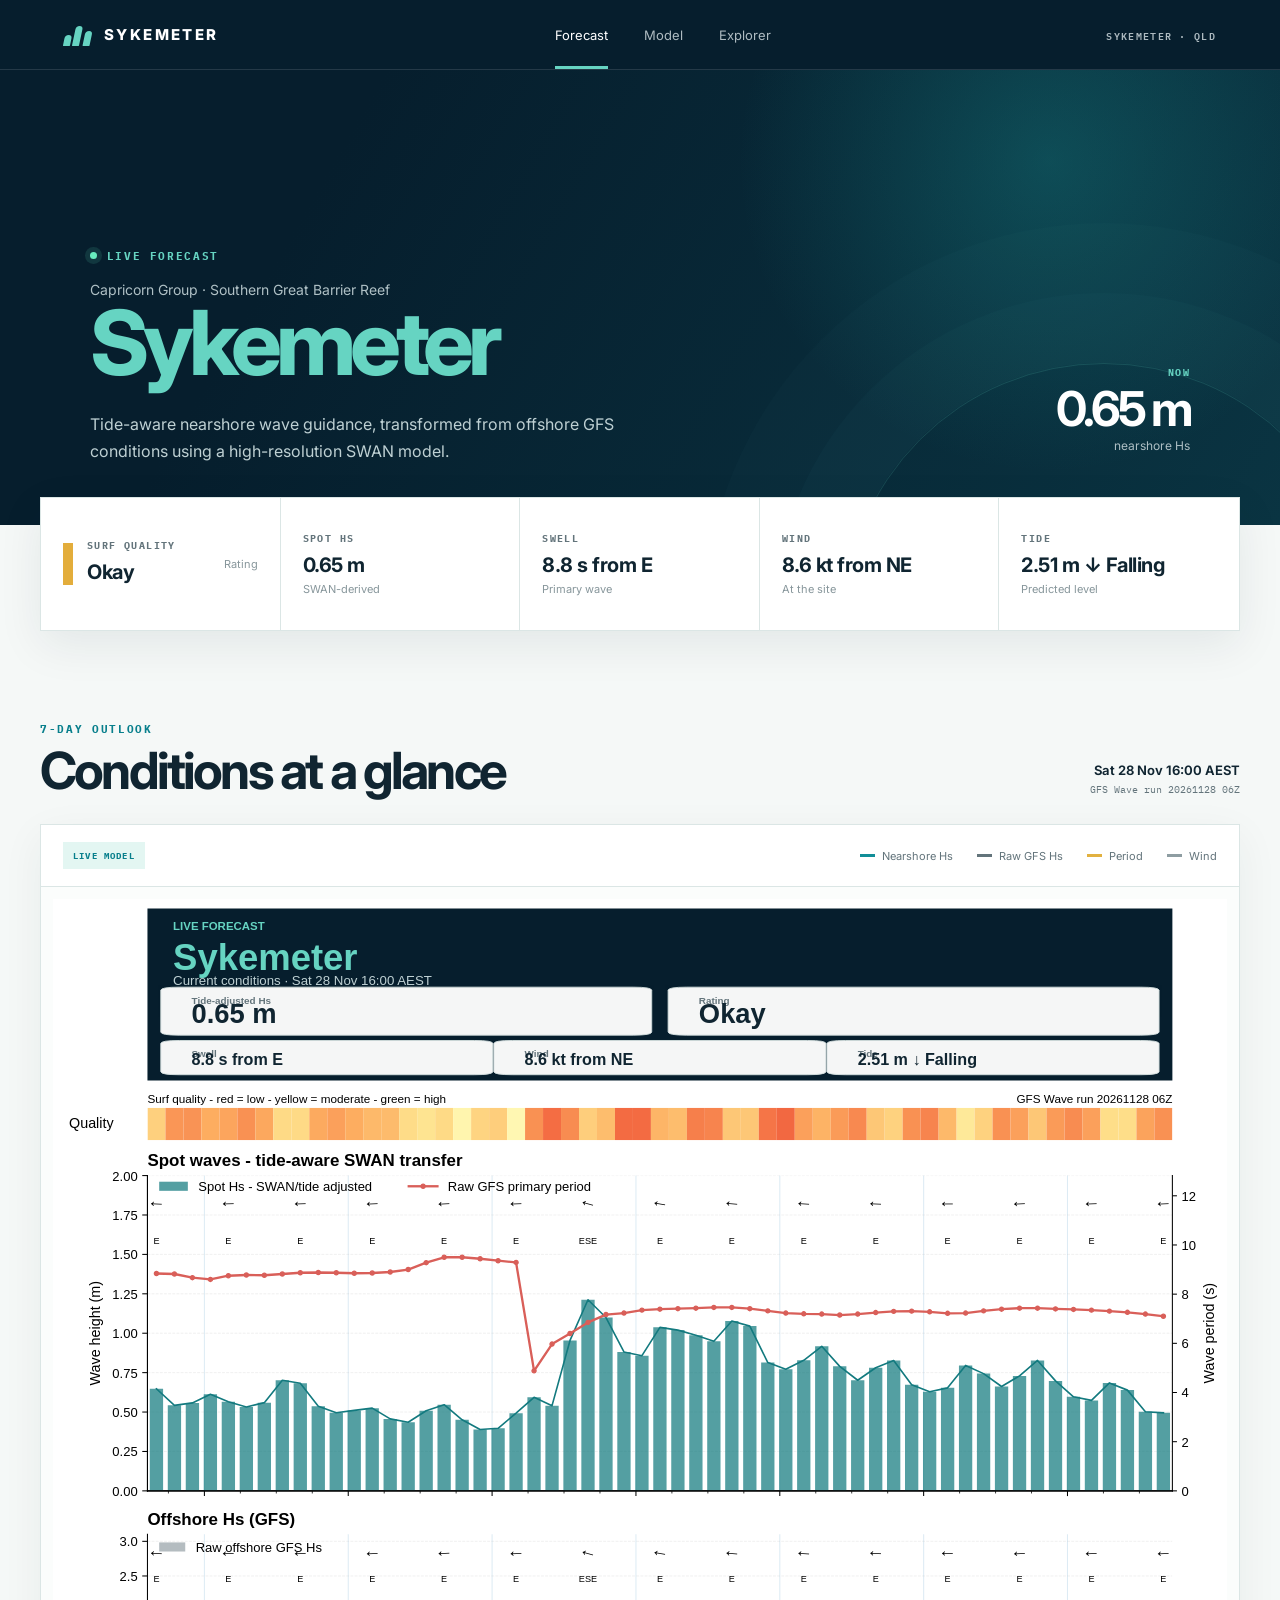
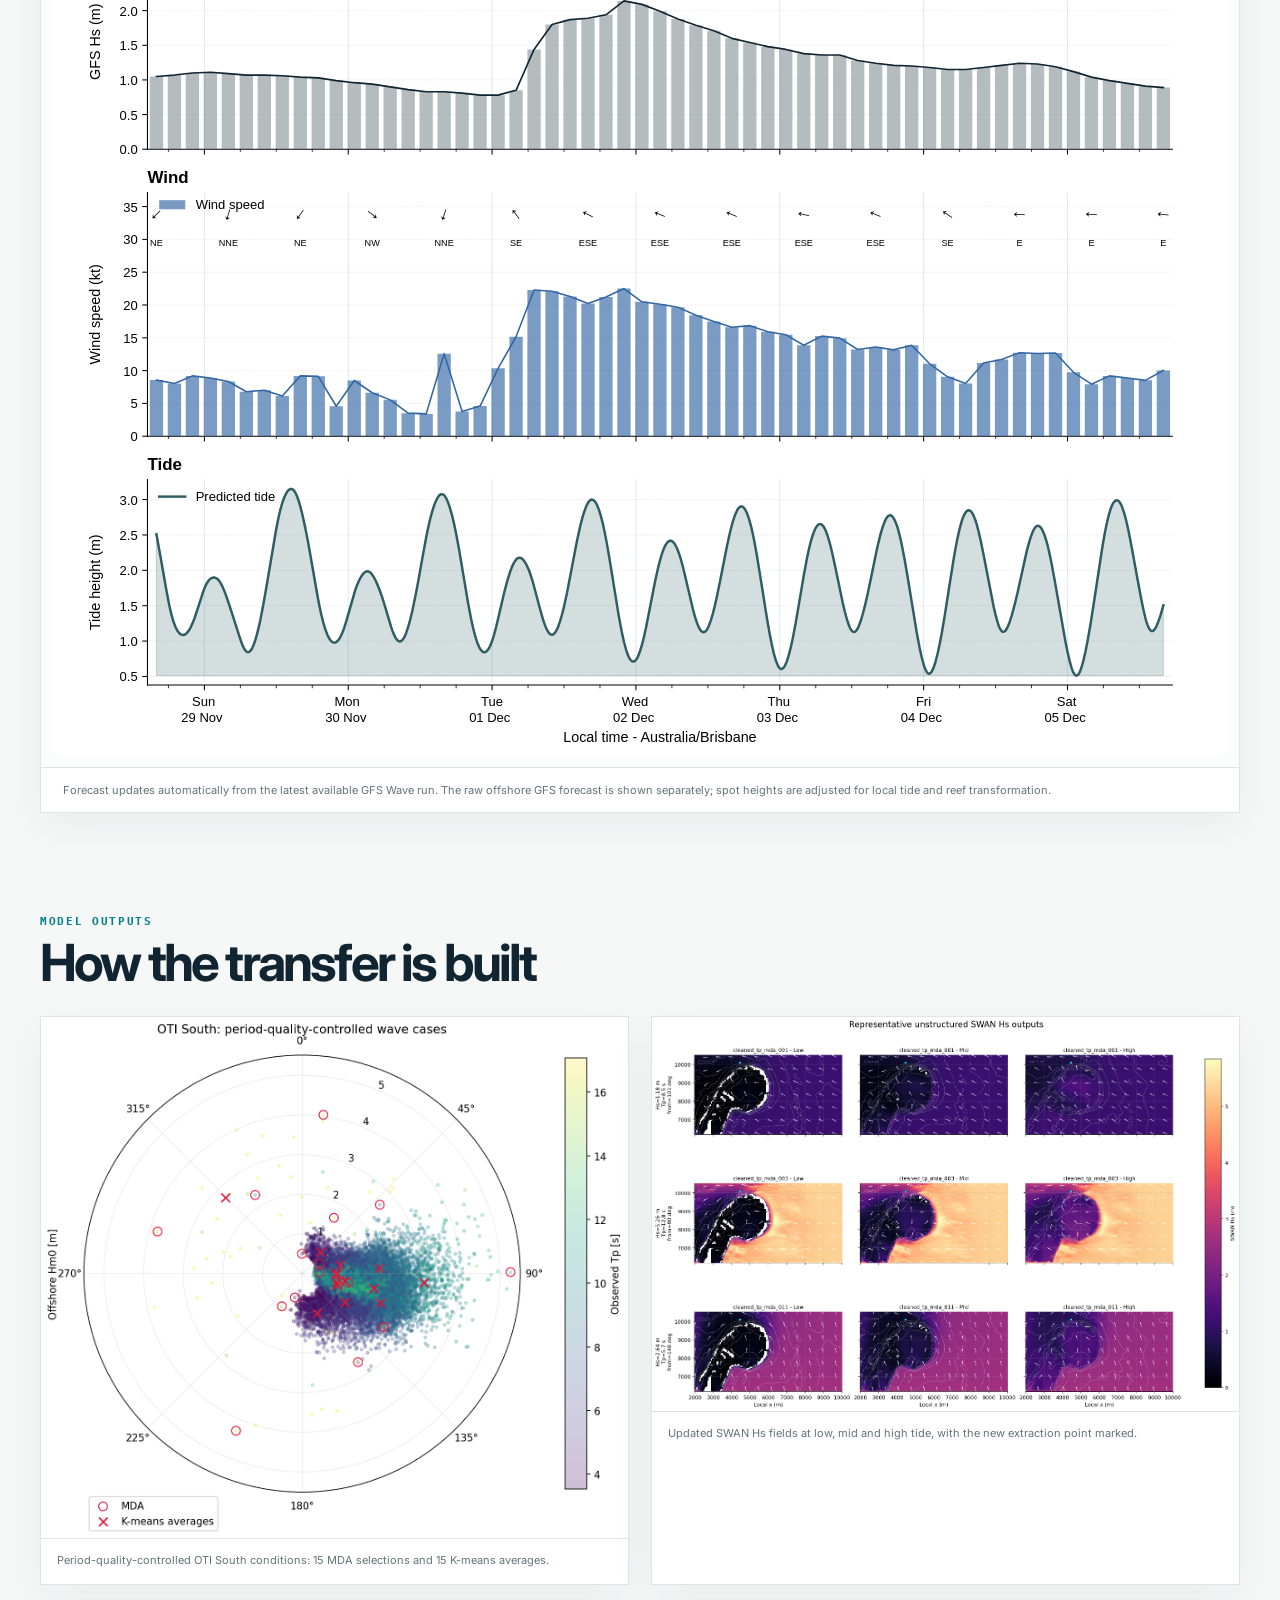
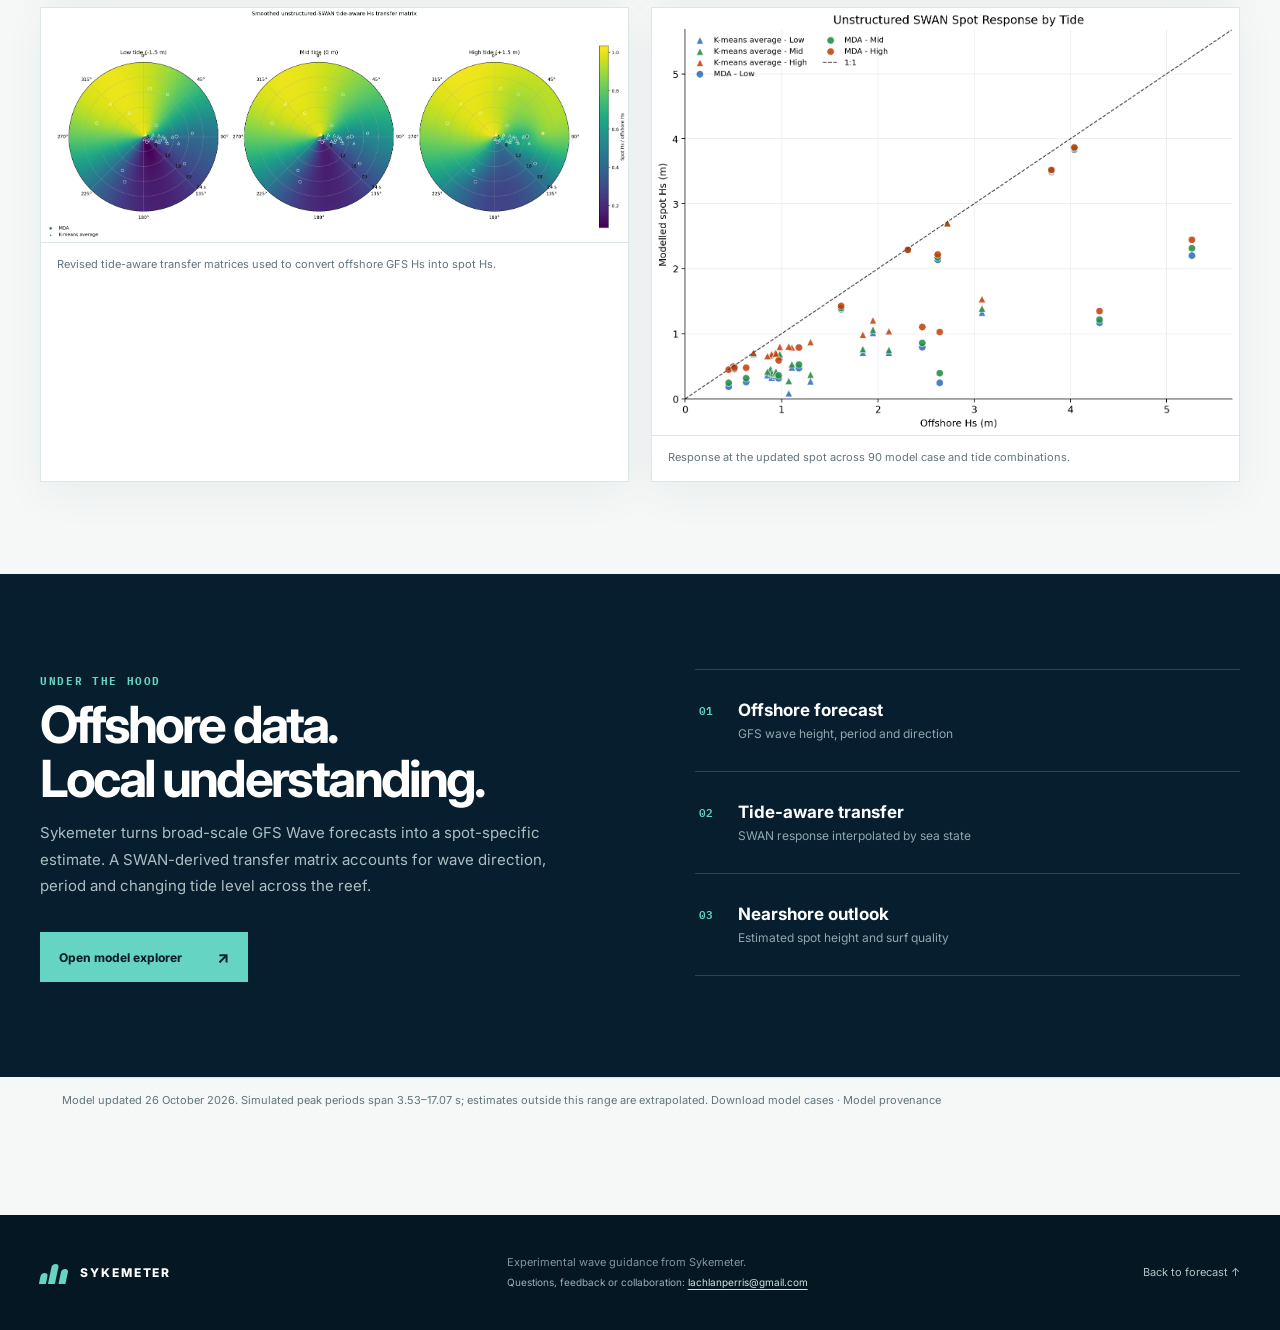
<file: docs/index.html>
<!doctype html>
<html lang="en">
<head>
  <meta charset="utf-8">
  <meta name="viewport" content="width=device-width,initial-scale=1">
  <title>Sykemeter — Surf Forecast</title>
  <meta name="description" content="Tide-aware nearshore wave guidance from Sykemeter, powered by GFS Wave and SWAN modelling.">
  <meta property="og:title" content="Sykemeter — Surf Forecast">
  <meta property="og:description" content="Offshore data. Local understanding.">
  <meta property="og:image" content="og.png">
  <link rel="icon" href="favicon.svg">
  <link rel="preconnect" href="https://fonts.googleapis.com">
  <link rel="preconnect" href="https://fonts.gstatic.com" crossorigin>
  <link href="https://fonts.googleapis.com/css2?family=IBM+Plex+Mono:wght@600;700&family=Inter:wght@400;600;700;800&display=swap" rel="stylesheet">
  <link rel="stylesheet" href="styles.css">
</head>
<body>
<main>
  <header class="topbar">
    <a class="brand" href="#top" aria-label="Sykemeter home"><span class="brand-mark"><i></i><i></i><i></i></span><span>SYKEMETER</span></a>
    <nav aria-label="Main navigation"><a class="active" href="#forecast">Forecast</a><a href="#model">Model</a><a href="swan_model_explorer.html">Explorer</a></nav>
    <span class="location">SYKEMETER · QLD</span>
  </header>
  <section class="hero" id="top">
    <div class="hero-content"><div class="eyebrow"><span></span> LIVE FORECAST</div><p class="place">Capricorn Group · Southern Great Barrier Reef</p><h1><em>Sykemeter</em></h1><p class="lede">Tide-aware nearshore wave guidance, transformed from offshore GFS conditions using a high-resolution SWAN model.</p></div>
    <div class="hero-status"><span class="status-label">NOW</span><strong data-field="height">—</strong><span>nearshore Hs</span></div>
  </section>
  <section class="conditions" aria-label="Current conditions">
    <article class="rating-card"><div class="rating-dot poor" id="rating-dot"></div><div><span>SURF QUALITY</span><strong data-field="rating">—</strong></div><small>Rating</small></article>
    <article><span>SPOT HS</span><strong data-field="height">—</strong><small>SWAN-derived</small></article>
    <article><span>SWELL</span><strong data-field="swell">—</strong><small>Primary wave</small></article>
    <article><span>WIND</span><strong data-field="wind">—</strong><small>At the site</small></article>
    <article><span>TIDE</span><strong data-field="tide">—</strong><small>Predicted level</small></article>
  </section>
  <section class="forecast-section" id="forecast">
    <div class="section-heading"><div><span class="kicker">7-DAY OUTLOOK</span><h2>Conditions at a glance</h2></div><div class="update"><span data-field="updated">Loading current forecast…</span><small data-field="run"></small></div></div>
    <div class="forecast-card"><div class="chart-toolbar"><span class="live-pill">LIVE MODEL</span><div><span><i class="legend swell"></i> Nearshore Hs</span><span><i class="legend raw"></i> Raw GFS Hs</span><span><i class="legend period"></i> Period</span><span><i class="legend wind"></i> Wind</span></div></div><div class="chart-frame"><img id="forecast-image" src="final_surf_forecast.svg" alt="Live seven-day Sykemeter wave, wind, tide, and raw offshore GFS forecast"></div><p class="chart-note">Forecast updates automatically from the latest available GFS Wave run. The raw offshore GFS forecast is shown separately; spot heights are adjusted for local tide and reef transformation.</p></div>
  </section>
  <section class="model-figures" aria-labelledby="model-figures-heading">
    <div class="section-heading"><div><span class="kicker">MODEL OUTPUTS</span><h2 id="model-figures-heading">How the transfer is built</h2></div></div>
    <div class="figure-grid">
      <figure class="compact-figure"><img src="assets/oti_south_historic_polar_wave_conditions.png?v=20261026-period-qc-new-spot" alt="One Tree Island South period-quality-controlled wave conditions"><figcaption>Period-quality-controlled OTI South conditions: 15 MDA selections and 15 K-means averages.</figcaption></figure>
      <figure><img src="assets/swan_tide_model_transfer_summary.png?v=20261026-period-qc-new-spot" alt="Updated unstructured SWAN outputs with the new spot marked"><figcaption>Updated SWAN Hs fields at low, mid and high tide, with the new extraction point marked.</figcaption></figure>
      <figure><img src="assets/swan_derived_wave_transfer_matrix_by_tide_polar.png?v=20261026-period-qc-new-spot" alt="Updated tide-aware SWAN transfer matrices"><figcaption>Revised tide-aware transfer matrices used to convert offshore GFS Hs into spot Hs.</figcaption></figure>
      <figure><img src="assets/spot_vs_offshore_hs_by_tide_and_family.png?v=20261026-period-qc-new-spot" alt="Updated surf spot Hs versus offshore Hs"><figcaption>Response at the updated spot across 90 model case and tide combinations.</figcaption></figure>
    </div>
  </section>
  <section class="model" id="model"><div class="model-copy"><span class="kicker light">UNDER THE HOOD</span><h2>Offshore data.<br>Local understanding.</h2><p>Sykemeter turns broad-scale GFS Wave forecasts into a spot-specific estimate. A SWAN-derived transfer matrix accounts for wave direction, period and changing tide level across the reef.</p><a class="explore-button" href="swan_model_explorer.html">Open model explorer <span>↗</span></a></div><div class="process" aria-label="Forecast process"><article><b>01</b><div><strong>Offshore forecast</strong><p>GFS wave height, period and direction</p></div></article><article><b>02</b><div><strong>Tide-aware transfer</strong><p>SWAN response interpolated by sea state</p></div></article><article><b>03</b><div><strong>Nearshore outlook</strong><p>Estimated spot height and surf quality</p></div></article></div></section>
  <section class="model-figures"><p class="chart-note">Model updated 26 October 2026. Simulated peak periods span 3.53–17.07 s; estimates outside this range are extrapolated. <a href="assets/swan_wave_cases.csv">Download model cases</a> · <a href="model_config.json">Model provenance</a></p></section>
  <footer><a class="brand footer-brand" href="#top"><span class="brand-mark"><i></i><i></i><i></i></span><span>SYKEMETER</span></a><p>Experimental wave guidance from Sykemeter.<br><small>Questions, feedback or collaboration: <a href="mailto:lachlanperris@gmail.com">lachlanperris@gmail.com</a></small></p><a href="#forecast">Back to forecast ↑</a></footer>
</main>
<script src="app.js"></script>
</body>
</html>
</file>
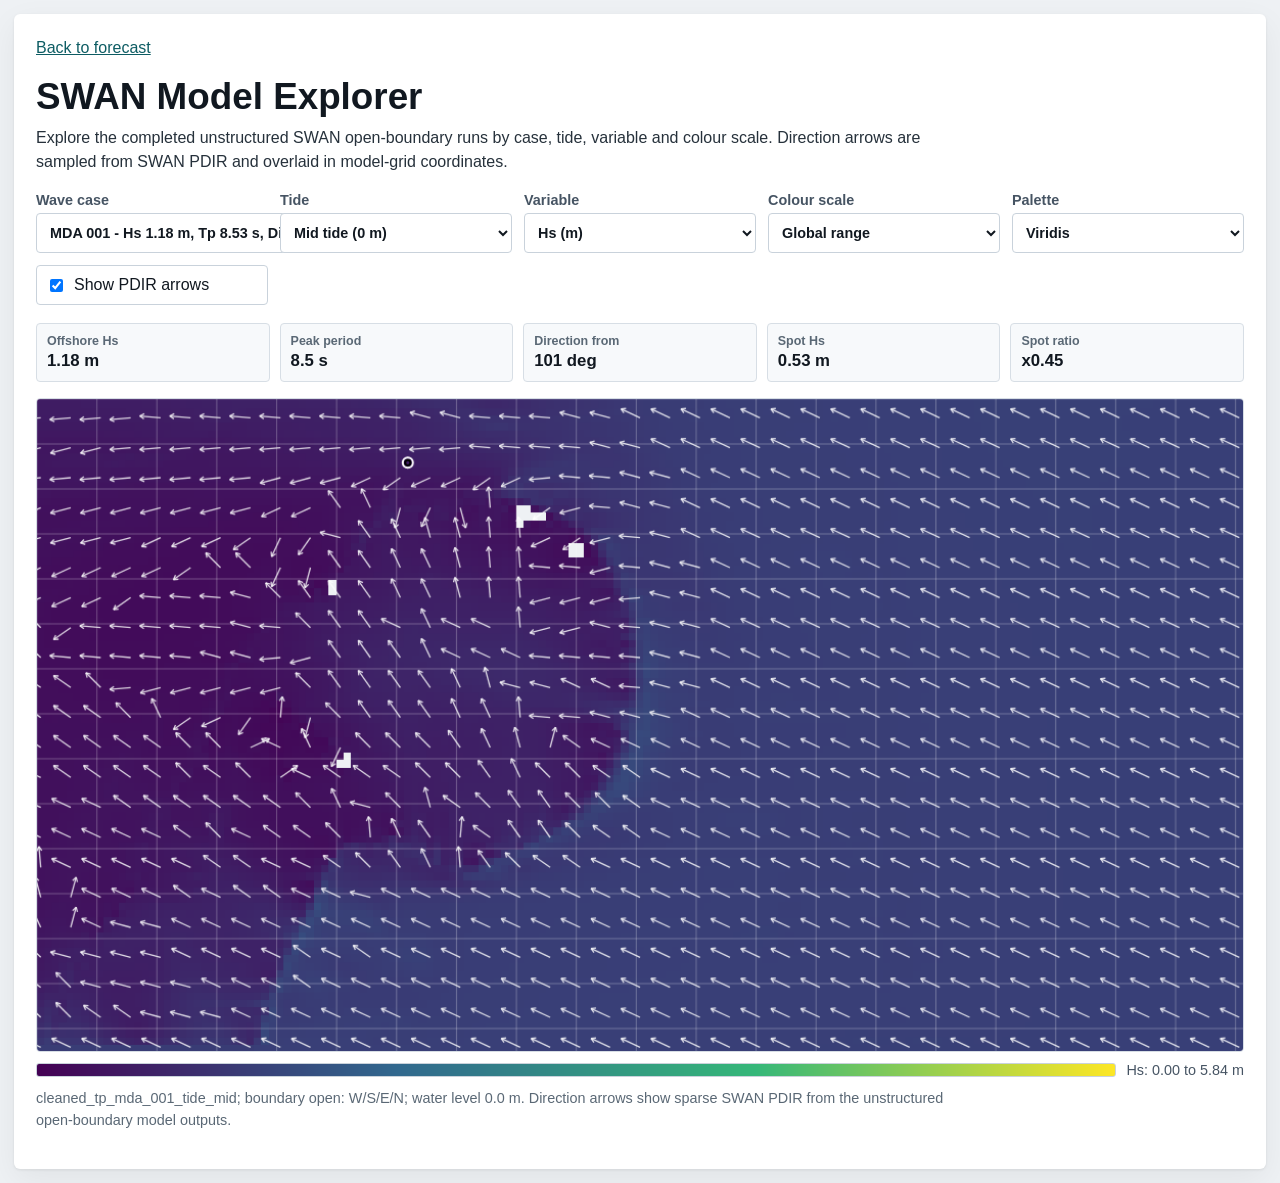
<file: docs/swan_model_explorer.html>
<!doctype html>
<html lang="en">
<head>
    <meta charset="utf-8">
    <meta name="viewport" content="width=device-width, initial-scale=1">
    <meta name="description" content="Interactive SWAN model output explorer for Sykemeter.">
    <title>Sykemeter SWAN Model Explorer</title>
    <style>
        * {
            box-sizing: border-box;
        }

        body {
            margin: 0;
            background: #eef1f4;
            color: #111820;
            font-family: Arial, Helvetica, sans-serif;
        }

        main {
            width: min(100%, 1400px);
            margin: 0 auto;
            padding: 14px;
        }

        a {
            color: #0d5c63;
        }

        .surface {
            background: #ffffff;
            border-radius: 6px;
            box-shadow:
                0 1px 3px rgba(0, 0, 0, 0.08),
                0 10px 32px rgba(0, 0, 0, 0.06);
            padding: 22px;
        }

        h1 {
            margin: 0 0 8px;
            font-size: clamp(1.6rem, 3vw, 2.3rem);
        }

        p {
            max-width: 920px;
            margin: 0 0 16px;
            color: #26313b;
            line-height: 1.5;
        }

        .controls {
            display: grid;
            grid-template-columns: repeat(5, minmax(150px, 1fr));
            gap: 12px;
            margin: 18px 0;
        }

        label {
            display: grid;
            gap: 5px;
            color: #465463;
            font-size: 0.9rem;
            font-weight: 700;
        }

        select,
        .toggle {
            min-height: 40px;
            border: 1px solid #c9d2db;
            border-radius: 4px;
            background: #ffffff;
            color: #111820;
            font: inherit;
            padding: 8px 9px;
        }

        .toggle {
            display: flex;
            align-items: center;
            gap: 8px;
            font-weight: 400;
        }

        .summary {
            display: grid;
            grid-template-columns: repeat(5, minmax(0, 1fr));
            gap: 10px;
            margin: 12px 0 16px;
        }

        .summary div {
            border: 1px solid #d7dee5;
            border-radius: 4px;
            padding: 10px;
            background: #f7f9fb;
        }

        .summary span {
            display: block;
            color: #5a6875;
            font-size: 0.78rem;
            font-weight: 700;
            margin-bottom: 3px;
        }

        .summary strong {
            font-size: 1.05rem;
        }

        .plot-wrap {
            position: relative;
            border: 1px solid #d7dee5;
            border-radius: 4px;
            background: #ffffff;
            overflow: hidden;
        }

        canvas {
            display: block;
            width: 100%;
            height: auto;
            background: #ffffff;
        }

        .legend {
            display: grid;
            grid-template-columns: minmax(0, 1fr) auto;
            gap: 10px;
            align-items: center;
            margin-top: 10px;
            color: #465463;
            font-size: 0.9rem;
        }

        .ramp {
            height: 14px;
            border: 1px solid #c9d2db;
            border-radius: 3px;
            background: linear-gradient(to right, #440154, #31688e, #35b779, #fde725);
        }

        .tooltip {
            position: absolute;
            display: none;
            pointer-events: none;
            max-width: 220px;
            padding: 8px 9px;
            border-radius: 4px;
            background: rgba(17, 24, 32, 0.88);
            color: #ffffff;
            font-size: 0.82rem;
            line-height: 1.35;
            z-index: 5;
        }

        .note {
            margin-top: 10px;
            color: #5a6875;
            font-size: 0.9rem;
        }

        @media (max-width: 900px) {
            main {
                padding: 6px;
            }

            .surface {
                border-radius: 0;
                padding: 16px 12px;
            }

            .controls {
                grid-template-columns: repeat(2, minmax(0, 1fr));
            }

            .summary {
                grid-template-columns: repeat(2, minmax(0, 1fr));
            }
        }

        @media (max-width: 520px) {
            .controls,
            .summary {
                grid-template-columns: 1fr;
            }
        }
    </style>
</head>
<body>
    <main>
        <section class="surface">
            <p><a href="index.html">Back to forecast</a></p>
            <h1>SWAN Model Explorer</h1>
            <p>
                Explore the completed unstructured SWAN open-boundary runs by case,
                tide, variable and colour scale. Direction arrows are sampled from
                SWAN PDIR and overlaid in model-grid coordinates.
            </p>

            <div class="controls">
                <label>
                    Wave case
                    <select id="caseSelect"></select>
                </label>

                <label>
                    Tide
                    <select id="tideSelect"></select>
                </label>

                <label>
                    Variable
                    <select id="variableSelect"></select>
                </label>

                <label>
                    Colour scale
                    <select id="scaleSelect">
                        <option value="global">Global range</option>
                        <option value="case">Selected case range</option>
                    </select>
                </label>

                <label>
                    Palette
                    <select id="paletteSelect">
                        <option value="viridis">Viridis</option>
                        <option value="magma">Magma</option>
                        <option value="cividis">Cividis</option>
                        <option value="turbo">Turbo</option>
                    </select>
                </label>

                <label class="toggle">
                    <input id="arrowToggle" type="checkbox" checked>
                    Show PDIR arrows
                </label>
            </div>

            <div class="summary" id="summary"></div>

            <div class="plot-wrap" id="plotWrap">
                <canvas id="plotCanvas" width="1180" height="580"></canvas>
                <div class="tooltip" id="tooltip"></div>
            </div>

            <div class="legend">
                <div class="ramp" id="ramp"></div>
                <div id="legendText"></div>
            </div>

            <p class="note" id="note"></p>
        </section>
    </main>

    <script>
        const DATA_URL = "assets/swan_model_explorer_data.json?v=20261026-period-qc-new-spot";
        const canvas = document.getElementById("plotCanvas");
        const context = canvas.getContext("2d");
        const caseSelect = document.getElementById("caseSelect");
        const tideSelect = document.getElementById("tideSelect");
        const variableSelect = document.getElementById("variableSelect");
        const scaleSelect = document.getElementById("scaleSelect");
        const paletteSelect = document.getElementById("paletteSelect");
        const arrowToggle = document.getElementById("arrowToggle");
        const summary = document.getElementById("summary");
        const tooltip = document.getElementById("tooltip");
        const plotWrap = document.getElementById("plotWrap");
        const legendText = document.getElementById("legendText");
        const ramp = document.getElementById("ramp");
        const note = document.getElementById("note");

        let explorerData = null;
        let currentGrid = null;
        let currentRange = null;

        const PALETTES = {
            viridis: [
                [68, 1, 84],
                [49, 104, 142],
                [53, 183, 121],
                [253, 231, 37],
            ],
            magma: [
                [0, 0, 4],
                [87, 15, 109],
                [187, 55, 84],
                [252, 253, 191],
            ],
            cividis: [
                [0, 32, 77],
                [61, 87, 107],
                [143, 132, 83],
                [253, 234, 69],
            ],
            turbo: [
                [48, 18, 59],
                [42, 160, 246],
                [164, 252, 60],
                [220, 33, 32],
            ],
        };

        function interpolateColour(stops, t) {
            const value = Math.max(0, Math.min(1, t));
            const scaled = value * (stops.length - 1);
            const index = Math.min(Math.floor(scaled), stops.length - 2);
            const local = scaled - index;
            const a = stops[index];
            const b = stops[index + 1];
            return [
                Math.round(a[0] + (b[0] - a[0]) * local),
                Math.round(a[1] + (b[1] - a[1]) * local),
                Math.round(a[2] + (b[2] - a[2]) * local),
            ];
        }

        function colourForValue(value, range, paletteName) {
            if (value === null || Number.isNaN(value)) {
                return [238, 241, 244];
            }

            const span = range.max - range.min || 1;
            const t = (value - range.min) / span;
            return interpolateColour(PALETTES[paletteName], t);
        }

        function formatNumber(value, digits = 2) {
            if (value === null || !Number.isFinite(value)) {
                return "n/a";
            }

            return Number(value).toFixed(digits);
        }

        function selectedCaseId() {
            return `${caseSelect.value}_${tideSelect.value}`;
        }

        function finiteRange(grid) {
            let minimum = Infinity;
            let maximum = -Infinity;

            for (const row of grid) {
                for (const value of row) {
                    if (value === null || !Number.isFinite(value)) {
                        continue;
                    }

                    minimum = Math.min(minimum, value);
                    maximum = Math.max(maximum, value);
                }
            }

            return {min: minimum, max: maximum};
        }

        function populateControls() {
            for (const option of explorerData.case_options) {
                const element = document.createElement("option");
                element.value = option.source_case_id;
                element.textContent = `${option.label} - Hs ${option.offshore_hs_m} m, Tp ${option.offshore_tp_s} s, Dir ${option.direction_from_deg} deg`;
                caseSelect.appendChild(element);
            }

            for (const tide of explorerData.metadata.tides) {
                const element = document.createElement("option");
                element.value = tide.id;
                element.textContent = tide.label;
                tideSelect.appendChild(element);
            }

            for (const [key, variable] of Object.entries(explorerData.metadata.variables)) {
                const element = document.createElement("option");
                element.value = key;
                element.textContent = `${variable.label} (${variable.unit})`;
                variableSelect.appendChild(element);
            }

            const preferredCase = "cleaned_tp_mda_001";
            caseSelect.value = explorerData.case_options.some(option => option.source_case_id === preferredCase)
                ? preferredCase : explorerData.case_options[0].source_case_id;
            tideSelect.value = "tide_mid";
            variableSelect.value = "hsign_m";
        }

        function updateSummary(caseData) {
            const values = [
                ["Offshore Hs", `${formatNumber(caseData.offshore_hs_m, 2)} m`],
                ["Peak period", `${formatNumber(caseData.offshore_tp_s, 1)} s`],
                ["Direction from", `${formatNumber(caseData.direction_from_deg, 0)} deg`],
                ["Spot Hs", `${formatNumber(caseData.spot_hs_m, 2)} m`],
                ["Spot ratio", `x${formatNumber(caseData.spot_hs_ratio, 2)}`],
            ];

            summary.innerHTML = values.map(([label, value]) => (
                `<div><span>${label}</span><strong>${value}</strong></div>`
            )).join("");
        }

        function drawArrow(x, y, u, v, length) {
            const endX = x + u * length;
            const endY = y - v * length;
            const angle = Math.atan2(y - endY, endX - x);
            const head = Math.max(4, length * 0.24);

            context.beginPath();
            context.moveTo(x, y);
            context.lineTo(endX, endY);
            context.stroke();

            context.beginPath();
            context.moveTo(endX, endY);
            context.lineTo(
                endX - head * Math.cos(angle - Math.PI / 6),
                endY + head * Math.sin(angle - Math.PI / 6)
            );
            context.moveTo(endX, endY);
            context.lineTo(
                endX - head * Math.cos(angle + Math.PI / 6),
                endY + head * Math.sin(angle + Math.PI / 6)
            );
            context.stroke();
        }

        function drawPlot() {
            const caseData = explorerData.cases[selectedCaseId()];
            const variable = variableSelect.value;
            const variableInfo = explorerData.metadata.variables[variable];
            const grid = caseData.grids[variable];
            const rows = grid.length;
            const cols = grid[0].length;
            const width = canvas.width;
            const height = Math.round(width * rows / cols);

            canvas.height = height;
            context.clearRect(0, 0, width, height);

            const range = scaleSelect.value === "global"
                ? explorerData.metadata.variable_ranges[variable]
                : finiteRange(grid);

            currentGrid = grid;
            currentRange = range;

            const cellWidth = width / cols;
            const cellHeight = height / rows;
            const paletteName = paletteSelect.value;

            for (let row = 0; row < rows; row += 1) {
                const y = (rows - row - 1) * cellHeight;
                for (let col = 0; col < cols; col += 1) {
                    const [red, green, blue] = colourForValue(grid[row][col], range, paletteName);
                    context.fillStyle = `rgb(${red}, ${green}, ${blue})`;
                    context.fillRect(
                        Math.floor(col * cellWidth),
                        Math.floor(y),
                        Math.ceil(cellWidth) + 1,
                        Math.ceil(cellHeight) + 1
                    );
                }
            }

            context.strokeStyle = "rgba(255, 255, 255, 0.28)";
            context.lineWidth = 1;
            for (let col = 0; col <= cols; col += 8) {
                context.beginPath();
                context.moveTo(col * cellWidth, 0);
                context.lineTo(col * cellWidth, height);
                context.stroke();
            }
            for (let row = 0; row <= rows; row += 6) {
                context.beginPath();
                context.moveTo(0, row * cellHeight);
                context.lineTo(width, row * cellHeight);
                context.stroke();
            }

            if (arrowToggle.checked && variable !== "depth_m") {
                context.strokeStyle = "rgba(255, 255, 255, 0.82)";
                context.lineWidth = Math.max(1.2, width / 900);
                const arrowLength = Math.min(cellWidth, cellHeight) * 2.8;
                for (const arrow of caseData.arrows) {
                    const x = (arrow[0] + 0.5) * cellWidth;
                    const y = (rows - arrow[1] - 0.5) * cellHeight;
                    drawArrow(x, y, arrow[2], arrow[3], arrowLength);
                }
            }

            const spot = explorerData.metadata.spot;
            const spotX = (spot.col + 0.5) * cellWidth;
            const spotY = (rows - spot.row - 0.5) * cellHeight;
            context.lineWidth = 2;
            context.strokeStyle = "white";
            context.beginPath();
            context.arc(spotX, spotY, 5, 0, Math.PI * 2);
            context.stroke();
            context.strokeStyle = "black";
            context.beginPath();
            context.arc(spotX, spotY, 2.6, 0, Math.PI * 2);
            context.stroke();

            const stops = PALETTES[paletteName].map(([red, green, blue]) => `rgb(${red}, ${green}, ${blue})`);
            ramp.style.background = `linear-gradient(to right, ${stops.join(", ")})`;
            legendText.textContent = `${variableInfo.label}: ${formatNumber(range.min, 2)} to ${formatNumber(range.max, 2)} ${variableInfo.unit}`;
            note.textContent = `${caseData.case_id}; boundary ${caseData.boundary_side}; water level ${formatNumber(caseData.water_level_m, 1)} m. ${explorerData.metadata.arrow_note}`;
            updateSummary(caseData);
        }

        function showTooltip(event) {
            if (!currentGrid) {
                return;
            }

            const rect = canvas.getBoundingClientRect();
            const x = event.clientX - rect.left;
            const y = event.clientY - rect.top;
            const rows = currentGrid.length;
            const cols = currentGrid[0].length;
            const col = Math.floor(x / rect.width * cols);
            const row = rows - 1 - Math.floor(y / rect.height * rows);

            if (row < 0 || row >= rows || col < 0 || col >= cols) {
                tooltip.style.display = "none";
                return;
            }

            const value = currentGrid[row][col];
            const variable = explorerData.metadata.variables[variableSelect.value];
            const stride = explorerData.metadata.display_stride;
            tooltip.innerHTML = `row ${row * stride}, col ${col * stride}<br>${variable.label}: ${formatNumber(value, 3)} ${variable.unit}`;
            tooltip.style.display = "block";
            tooltip.style.left = `${Math.min(event.clientX - plotWrap.getBoundingClientRect().left + 12, rect.width - 180)}px`;
            tooltip.style.top = `${Math.max(event.clientY - plotWrap.getBoundingClientRect().top - 46, 8)}px`;
        }

        function hideTooltip() {
            tooltip.style.display = "none";
        }

        for (const element of [caseSelect, tideSelect, variableSelect, scaleSelect, paletteSelect, arrowToggle]) {
            element.addEventListener("change", drawPlot);
        }

        canvas.addEventListener("mousemove", showTooltip);
        canvas.addEventListener("mouseleave", hideTooltip);
        window.addEventListener("resize", drawPlot);

        fetch(DATA_URL)
            .then((response) => {
                if (!response.ok) {
                    throw new Error(`Could not load ${DATA_URL}`);
                }
                return response.json();
            })
            .then((data) => {
                explorerData = data;
                populateControls();
                drawPlot();
            })
            .catch((error) => {
                context.font = "18px Arial";
                context.fillStyle = "#9b1c31";
                context.fillText(error.message, 24, 48);
            });
    </script>
</body>
</html>
</file>
<file: docs/styles.css>
:root { --navy:#061e2d; --ink:#102531; --ocean:#087f8c; --sea:#66d4c2; --foam:#edf6f3; --line:#dbe6e5; --muted:#63747b; }
* { box-sizing:border-box; }
html { scroll-behavior:smooth; }
body { margin:0; background:#f5f8f7; color:var(--ink); font-family:Inter,Arial,sans-serif; }
a { color:inherit; text-decoration:none; }
.topbar { height:70px; padding:0 clamp(24px,5vw,80px); display:flex; align-items:center; justify-content:space-between; background:var(--navy); color:white; border-bottom:1px solid rgba(255,255,255,.12); position:relative; z-index:2; }
.brand { display:flex; align-items:center; gap:12px; font-size:15px; font-weight:800; letter-spacing:.16em; }
.brand-mark { width:28px; height:23px; display:flex; align-items:flex-end; gap:3px; }
.brand-mark i { display:block; width:7px; border-radius:8px 8px 2px 2px; background:var(--sea); transform:skew(-12deg); }
.brand-mark i:nth-child(1){height:11px}.brand-mark i:nth-child(2){height:20px}.brand-mark i:nth-child(3){height:15px}
nav { display:flex; align-self:stretch; gap:36px; align-items:center; font-size:13px; color:#aebbc1; }
nav a { height:100%; display:flex; align-items:center; position:relative; }
nav a:hover, nav .active { color:white; }
nav .active:after { content:""; position:absolute; height:3px; background:var(--sea); left:0; right:0; bottom:0; }
.location { font:600 10px "IBM Plex Mono",monospace; letter-spacing:.13em; color:#aebbc1; }
.hero { min-height:455px; padding:72px clamp(24px,7vw,112px) 60px; background:radial-gradient(circle at 82% 20%,rgba(29,166,164,.27),transparent 28%),linear-gradient(120deg,#061e2d 25%,#0a3442 100%); color:white; display:flex; justify-content:space-between; align-items:end; position:relative; overflow:hidden; }
.hero:after { content:""; position:absolute; width:520px; height:520px; border:1px solid rgba(102,212,194,.16); border-radius:50%; right:-85px; bottom:-360px; box-shadow:0 0 0 70px rgba(102,212,194,.025),0 0 0 140px rgba(102,212,194,.02); }
.hero-content { max-width:700px; z-index:1; }
.eyebrow,.kicker { font:700 11px "IBM Plex Mono",monospace; letter-spacing:.15em; color:var(--ocean); }
.eyebrow { color:var(--sea); display:flex; gap:10px; align-items:center; }
.eyebrow span { width:7px; height:7px; border-radius:50%; background:#67ebbd; box-shadow:0 0 0 5px rgba(103,235,189,.12); }
.place { margin:18px 0 6px; color:#afc0c5; font-size:14px; }
h1 { margin:0; font-size:clamp(50px,7vw,92px); line-height:.88; letter-spacing:-.065em; font-weight:760; }
h1 em { font-style:normal; color:var(--sea); }
.lede { max-width:570px; margin:28px 0 0; color:#bed0d3; font-size:16px; line-height:1.7; }
.hero-status { display:flex; flex-direction:column; align-items:flex-end; z-index:1; margin-bottom:12px; }
.hero-status .status-label { font:700 10px "IBM Plex Mono",monospace; letter-spacing:.15em; color:var(--sea); }
.hero-status strong { font-size:48px; letter-spacing:-.06em; }
.hero-status>span:last-child { color:#aebfc4; font-size:12px; }
.conditions { max-width:1200px; margin:-28px auto 0; background:white; border:1px solid var(--line); display:grid; grid-template-columns:repeat(5,minmax(0,1fr)); position:relative; z-index:3; box-shadow:0 14px 45px rgba(14,44,52,.08); }
.conditions article { min-height:132px; padding:23px 22px; border-right:1px solid var(--line); display:flex; flex-direction:column; justify-content:center; }
.conditions article:last-child { border:0; }
.conditions span { font:700 10px "IBM Plex Mono",monospace; letter-spacing:.14em; color:var(--muted); }
.conditions strong { margin:8px 0 5px; font-size:20px; letter-spacing:-.025em; }
.conditions small { color:#87969b; font-size:11px; }
.rating-card { flex-direction:row!important; align-items:center; gap:14px; justify-content:flex-start!important; }
.rating-card div:nth-child(2) { display:flex; flex-direction:column; flex:1; }
.rating-dot { width:10px; height:42px; background:#e45547; }.rating-dot.fair{background:#e3ad3b}
.forecast-section { max-width:1200px; margin:0 auto; padding:86px 0 96px; }
.section-heading { display:flex; justify-content:space-between; align-items:end; margin-bottom:28px; }
h2 { margin:8px 0 0; font-size:clamp(34px,4vw,53px); line-height:1; letter-spacing:-.055em; }
.update { text-align:right; display:flex; flex-direction:column; gap:5px; }.update span{font-weight:650;font-size:13px}.update small{font:10px "IBM Plex Mono",monospace;color:var(--muted)}
.forecast-card { background:white; border:1px solid var(--line); box-shadow:0 12px 40px rgba(15,43,50,.06); }
.chart-toolbar { min-height:62px; padding:0 22px; border-bottom:1px solid var(--line); display:flex; justify-content:space-between; align-items:center; }
.chart-toolbar>div { display:flex; gap:24px; font-size:11px; color:var(--muted); }.chart-toolbar>div span{display:flex;align-items:center;gap:7px}
.live-pill { font:700 9px "IBM Plex Mono",monospace; letter-spacing:.13em; color:var(--ocean); background:#e3f6f2; padding:8px 10px; }
.legend { width:15px; height:3px; display:inline-block; background:#128e98; }.legend.raw{background:#63747b}.legend.period{background:#e2b140}.legend.wind{background:#8e9da2}
.chart-frame { overflow:auto; padding:12px; background:#fbfdfc; }.chart-frame img{display:block;width:100%;height:auto;min-width:720px}
.chart-note { margin:0; padding:14px 22px; border-top:1px solid var(--line); color:var(--muted); font-size:11px; line-height:1.5; }
.model-figures { max-width:1200px; margin:0 auto; padding:0 0 92px; }
.figure-grid { display:grid; grid-template-columns:repeat(2,minmax(0,1fr)); gap:22px; }
.figure-grid figure { margin:0; background:white; border:1px solid var(--line); box-shadow:0 12px 40px rgba(15,43,50,.05); }
.figure-grid img { display:block; width:100%; height:auto; background:#fbfdfc; }
.figure-grid figcaption { padding:13px 16px 15px; color:var(--muted); font-size:11px; line-height:1.55; border-top:1px solid var(--line); }
.compact-figure img { width:min(100%,680px); margin:0 auto; }
.model { background:var(--navy); color:white; padding:95px max(calc((100vw - 1200px)/2),24px); display:grid; grid-template-columns:1fr 1fr; gap:110px; }
.light { color:var(--sea); }.model-copy p{max-width:560px;color:#adbec3;line-height:1.75;font-size:15px}.model-copy h2{line-height:1.06}
.explore-button { display:inline-flex; align-items:center; gap:35px; background:var(--sea); color:var(--navy); padding:15px 19px; margin-top:18px; font-size:12px; font-weight:750; }.explore-button span{font-size:16px}
.process { border-top:1px solid rgba(255,255,255,.16); }.process article{display:flex;gap:25px;padding:30px 4px;border-bottom:1px solid rgba(255,255,255,.16)}.process b{font:600 11px "IBM Plex Mono",monospace;color:var(--sea)}.process strong{font-size:17px}.process p{margin:6px 0 0;color:#91a6ad;font-size:12px}
footer { min-height:115px; background:#041722; color:#81959c; display:flex; align-items:center; justify-content:space-between; padding:0 max(calc((100vw - 1200px)/2),24px); font-size:11px; }.footer-brand{color:white;font-size:12px}footer small{display:block;margin-top:6px;color:#9fb0b6;font-size:10px;line-height:1.45}footer small a{color:#cce7e1;text-decoration:underline;text-decoration-thickness:1px;text-underline-offset:3px}
footer>a:last-child{color:#b4c3c7}
@media(max-width:900px){nav{display:none}.location{display:none}.hero{min-height:500px}.hero-status{display:none}.conditions{margin:-20px 20px 0;grid-template-columns:1fr 1fr}.conditions article{border-right:0;border-bottom:1px solid var(--line)}.conditions article:nth-child(odd){border-right:1px solid var(--line)}.conditions article:last-child{border-right:0;border-bottom:0}.forecast-section{padding:70px 20px}.model-figures{padding:0 20px 70px}.figure-grid{grid-template-columns:1fr}.model{grid-template-columns:1fr;gap:55px}.section-heading{align-items:start}.update{display:none}}
@media(max-width:560px){.topbar{height:62px}.hero{padding:60px 24px 55px;min-height:440px}.place{font-size:12px}h1{font-size:54px}.lede{font-size:14px}.conditions{grid-template-columns:1fr;margin:-14px 14px 0}.conditions article{min-height:102px;border-right:0;border-bottom:1px solid var(--line)!important}.rating-card{min-height:112px!important}.forecast-section{padding:60px 14px 70px}.chart-toolbar>div{display:none}.model{padding:75px 24px}.model h2{font-size:42px}footer{padding:30px 24px;gap:20px;align-items:flex-start;flex-direction:column}footer p{margin:0}}
</file>
